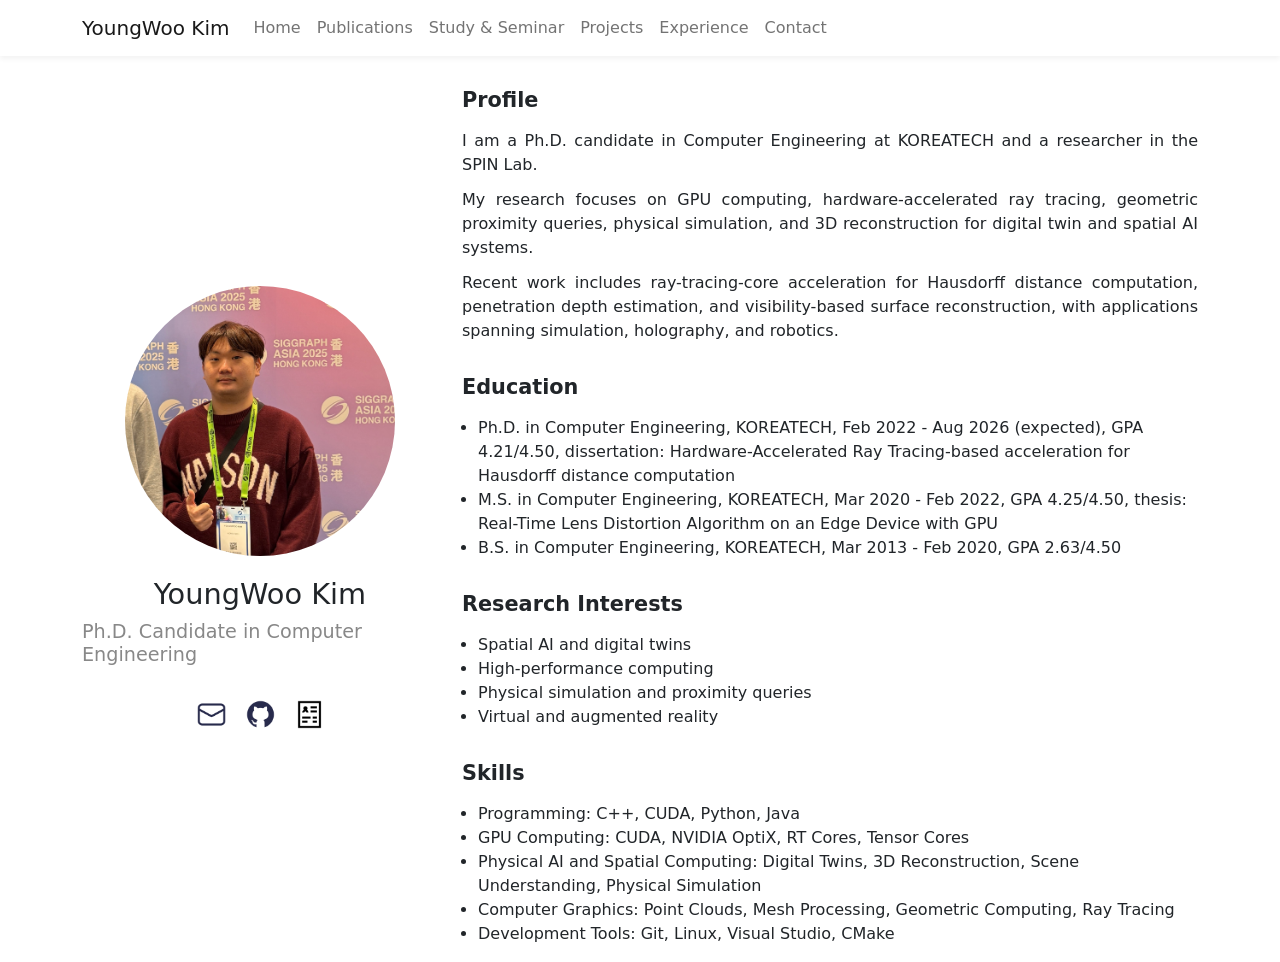
<file: index.html>
<!DOCTYPE html>
<html lang="en">
  <head>
    <meta charset="UTF-8" />
    <meta http-equiv="X-UA-Compatible" content="IE=edge" />
    <meta name="viewport" content="width=device-width, initial-scale=1.0" />
    <link
      rel="icon"
      type="image/x-icon"
      href="./assets/images/icons/favicon.png"
    />
    <link href="./assets/css/bootstrap.css" type="text/css" rel="stylesheet" />
    <link href="./assets/css/aos.css" type="text/css" rel="stylesheet" />
    <link href="./assets/css/style.css" type="text/css" rel="stylesheet" />

    <!-- Fork this repository for free:  https://github.com/simamojtahedi -->

    <script src="./assets/scripts/default.js"></script>
    <script>
      $(function () {
        $("#include_navbar").load("./utils/navbar.html");
      });
    </script>

    <title id="page_title"></title>
  </head>
  <body>
    <div id="include_navbar"></div>
    <div class="container" data-aos="fade-in" id="content_wrapper">
      <div class="row main_header">
        <div class="col-lg-4 main_header_info">
          <img alt="user_name" id="home_image" />
          <h1 id="home_name"></h1>
          <h2 id="home_job_title"></h2>
          <div id="home_links"></div>
        </div>
        <div class="col-lg-8 main_header_content">
          <h2 id="home_title" class="title"></h2>
          <div id="home_content"></div>
        </div>
      </div>
    </div>
  </body>

  <script src="./assets/scripts/scripts.js"></script>
  <script src="./data/global.js"></script>
  <script src="./lang/en.js"></script>
</html>
</file>
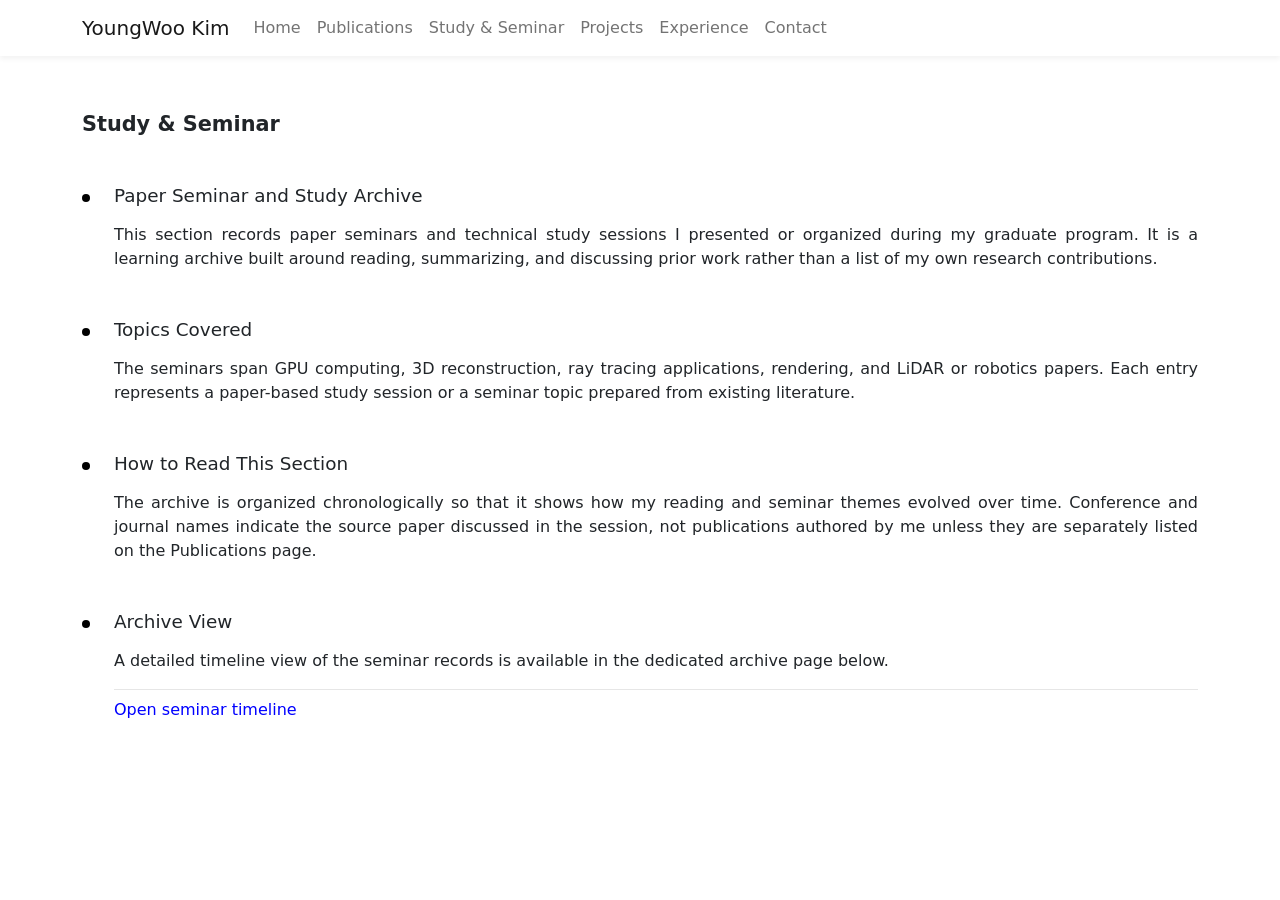
<file: study-seminar/index.html>
<!DOCTYPE html>
<html lang="en">
  <head>
    <meta charset="UTF-8" />
    <meta http-equiv="X-UA-Compatible" content="IE=edge" />
    <meta name="viewport" content="width=device-width, initial-scale=1.0" />
    <link
      rel="icon"
      type="image/x-icon"
      href="../assets/images/icons/favicon.png"
    />
    <link href="../assets/css/bootstrap.css" type="text/css" rel="stylesheet" />
    <link href="../assets/css/aos.css" type="text/css" rel="stylesheet" />
    <link href="../assets/css/style.css" type="text/css" rel="stylesheet" />

    <script src="../assets/scripts/default.js"></script>
    <script>
      $(function () {
        $("#include_navbar").load("../utils/navbar.html");
      });
    </script>

    <title id="page_title"></title>
  </head>
  <body>
    <div id="include_navbar"></div>

    <div class="container pt-4" data-aos="fade-in" id="content_wrapper">
      <h1 id="study_seminar_title" class="title"></h1>
      <div id="study_seminar_data"></div>
    </div>
  </body>

  <script src="../assets/scripts/scripts.js"></script>
  <script src="../data/global.js"></script>
  <script src="../lang/en.js"></script>
</html>
</file>
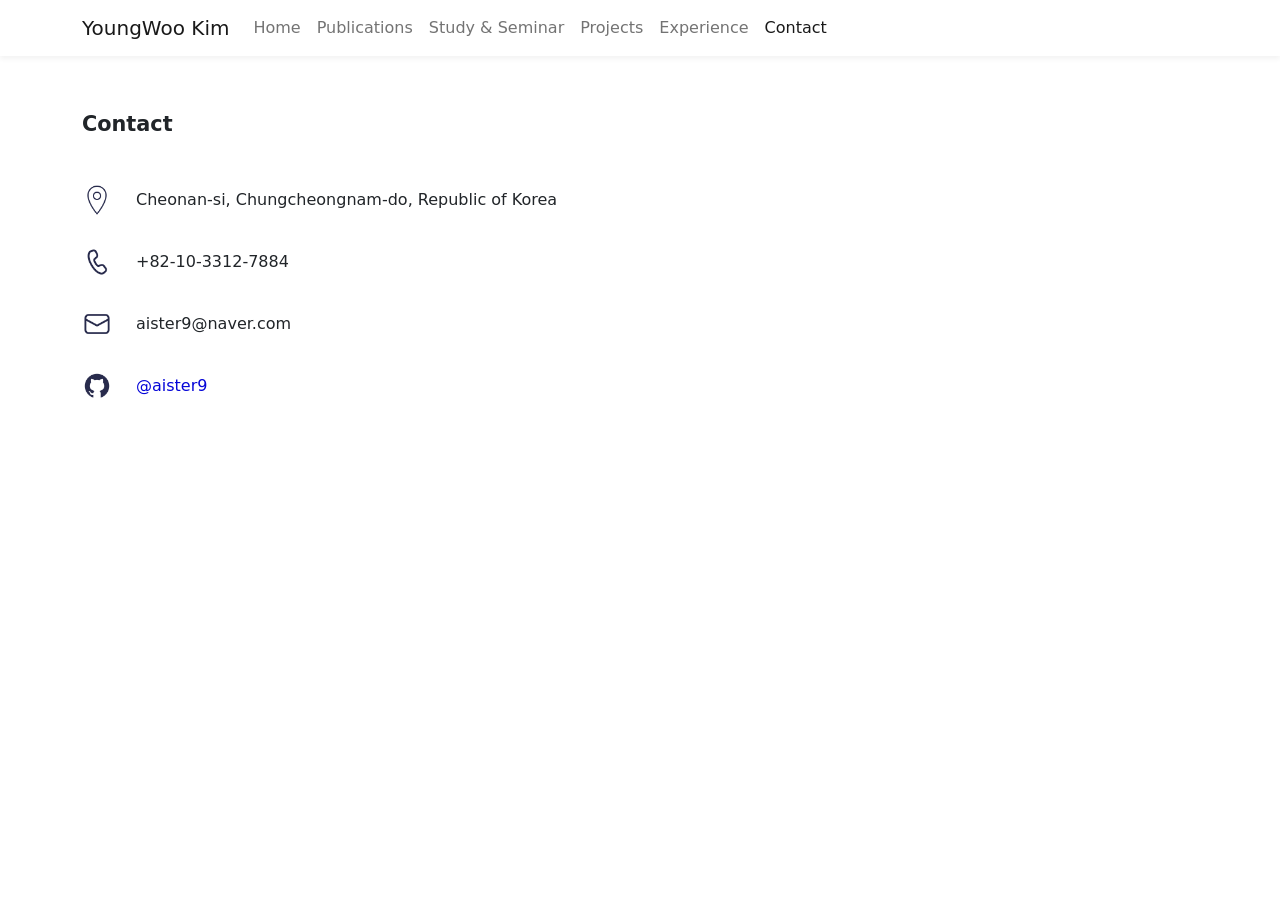
<file: contact.html>
<!DOCTYPE html>
<html lang="en">
  <head>
    <meta charset="UTF-8" />
    <meta http-equiv="X-UA-Compatible" content="IE=edge" />
    <meta name="viewport" content="width=device-width, initial-scale=1.0" />
    <link
      rel="icon"
      type="image/x-icon"
      href="./assets/images/icons/favicon.png"
    />
    <link href="./assets/css/bootstrap.css" type="text/css" rel="stylesheet" />
    <link href="./assets/css/aos.css" type="text/css" rel="stylesheet" />
    <link href="./assets/css/style.css" type="text/css" rel="stylesheet" />

    <!-- Fork this repository for free:  https://github.com/simamojtahedi -->

    <script src="./assets/scripts/default.js"></script>
    <script>
      $(function () {
        $("#include_navbar").load("./utils/navbar.html");
      });
    </script>

    <title id="page_title"></title>
  </head>
  <body>
    <div id="include_navbar"></div>
    <div class="container pt-4" data-aos="fade-in" id="content_wrapper">
      <h6 id="contact_title" class="title"></h6>
      <ul id="contact_data"></ul>
    </div>
  </body>

  <script src="./assets/scripts/scripts.js"></script>
  <script src="./data/global.js"></script>
  <script src="./lang/en.js"></script>
</html>
</file>
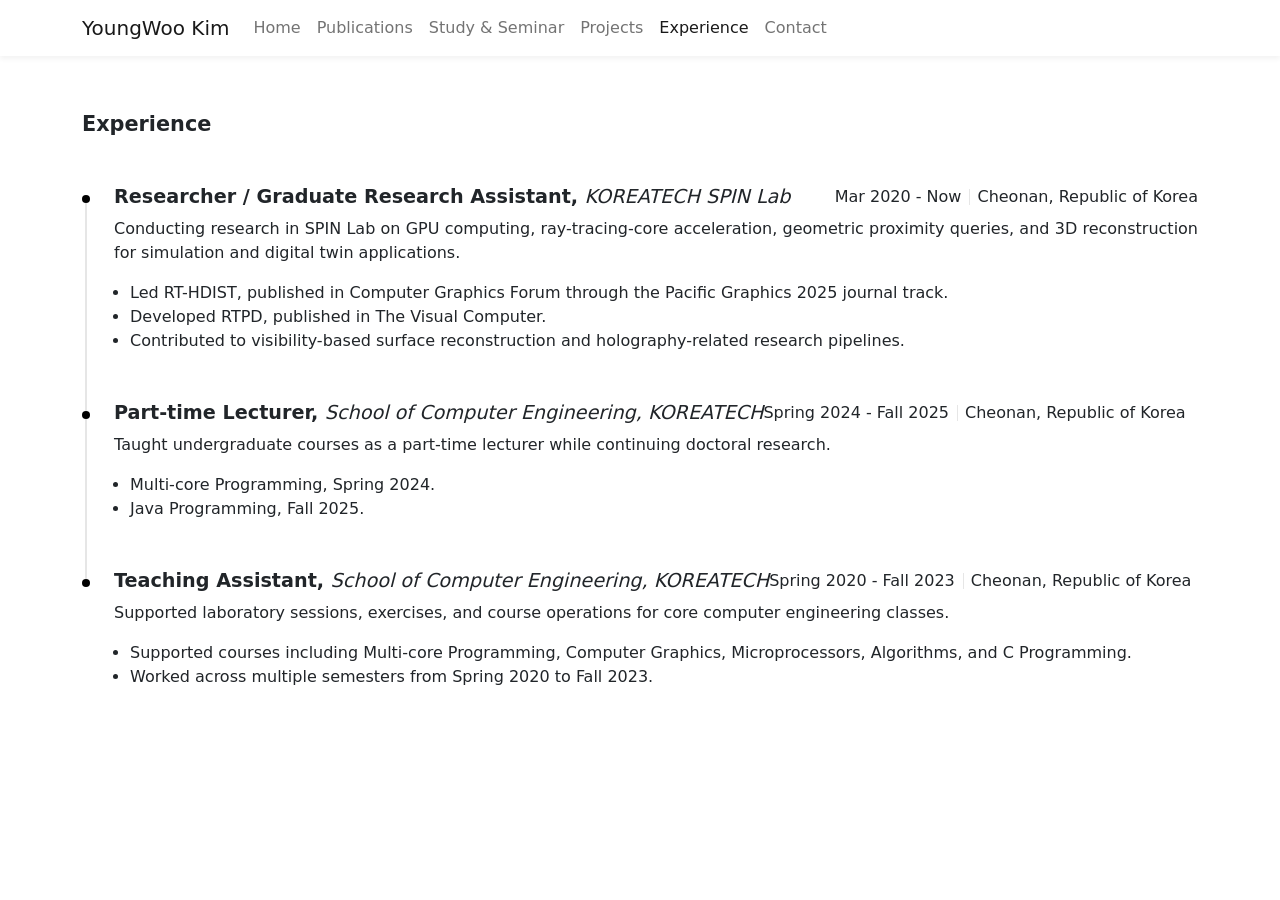
<file: jobs.html>
<!DOCTYPE html>
<html lang="en">
  <head>
    <meta charset="UTF-8" />
    <meta http-equiv="X-UA-Compatible" content="IE=edge" />
    <meta name="viewport" content="width=device-width, initial-scale=1.0" />
    <link
      rel="icon"
      type="image/x-icon"
      href="./assets/images/icons/favicon.png"
    />
    <link href="./assets/css/bootstrap.css" type="text/css" rel="stylesheet" />
    <link href="./assets/css/aos.css" type="text/css" rel="stylesheet" />
    <link href="./assets/css/style.css" type="text/css" rel="stylesheet" />

    <!-- Fork this repository for free:  https://github.com/simamojtahedi -->

    <script src="./assets/scripts/default.js"></script>
    <script>
      $(function () {
        $("#include_navbar").load("./utils/navbar.html");
      });
    </script>

    <title id="page_title"></title>
  </head>
  <body>
    <div id="include_navbar"></div>

    <div class="container pt-4" data-aos="fade-in" id="content_wrapper">
      <h1 id="jobs_title" class="title"></h1>
      <div id="jobs_data"></div>
    </div>
  </body>

  <script src="./assets/scripts/scripts.js"></script>
  <script src="./data/global.js"></script>
  <script src="./lang/en.js"></script>
</html>
</file>
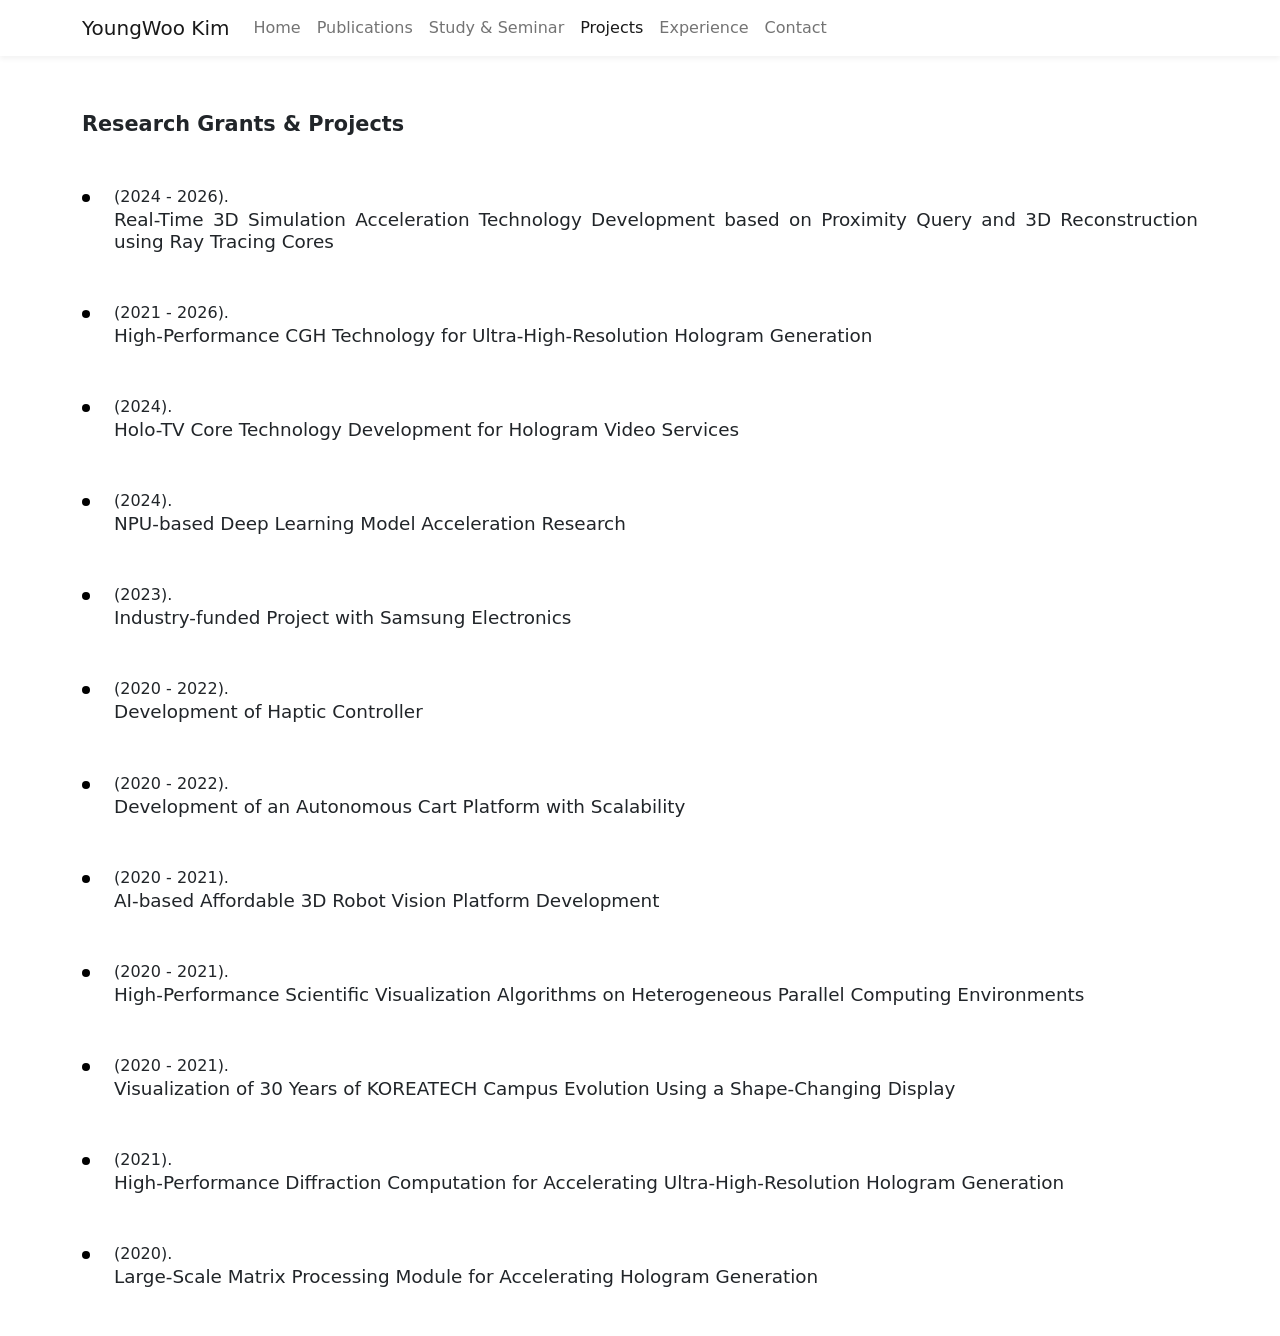
<file: projects.html>
<!DOCTYPE html>
<html lang="en">
  <head>
    <meta charset="UTF-8" />
    <meta http-equiv="X-UA-Compatible" content="IE=edge" />
    <meta name="viewport" content="width=device-width, initial-scale=1.0" />
    <link
      rel="icon"
      type="image/x-icon"
      href="./assets/images/icons/favicon.png"
    />
    <link href="./assets/css/bootstrap.css" type="text/css" rel="stylesheet" />
    <link href="./assets/css/aos.css" type="text/css" rel="stylesheet" />
    <link href="./assets/css/style.css" type="text/css" rel="stylesheet" />

    <script src="./assets/scripts/default.js"></script>
    <script>
      $(function () {
        $("#include_navbar").load("./utils/navbar.html");
      });
    </script>

    <title id="page_title"></title>
  </head>
  <body>
    <div id="include_navbar"></div>

    <div class="container pt-4" data-aos="fade-in" id="content_wrapper">
      <h1 id="projects_title" class="title"></h1>
      <div id="projects_data" class="publication_container"></div>
    </div>
  </body>

  <script src="./assets/scripts/scripts.js"></script>
  <script src="./data/global.js"></script>
  <script src="./lang/en.js"></script>
</html>
</file>
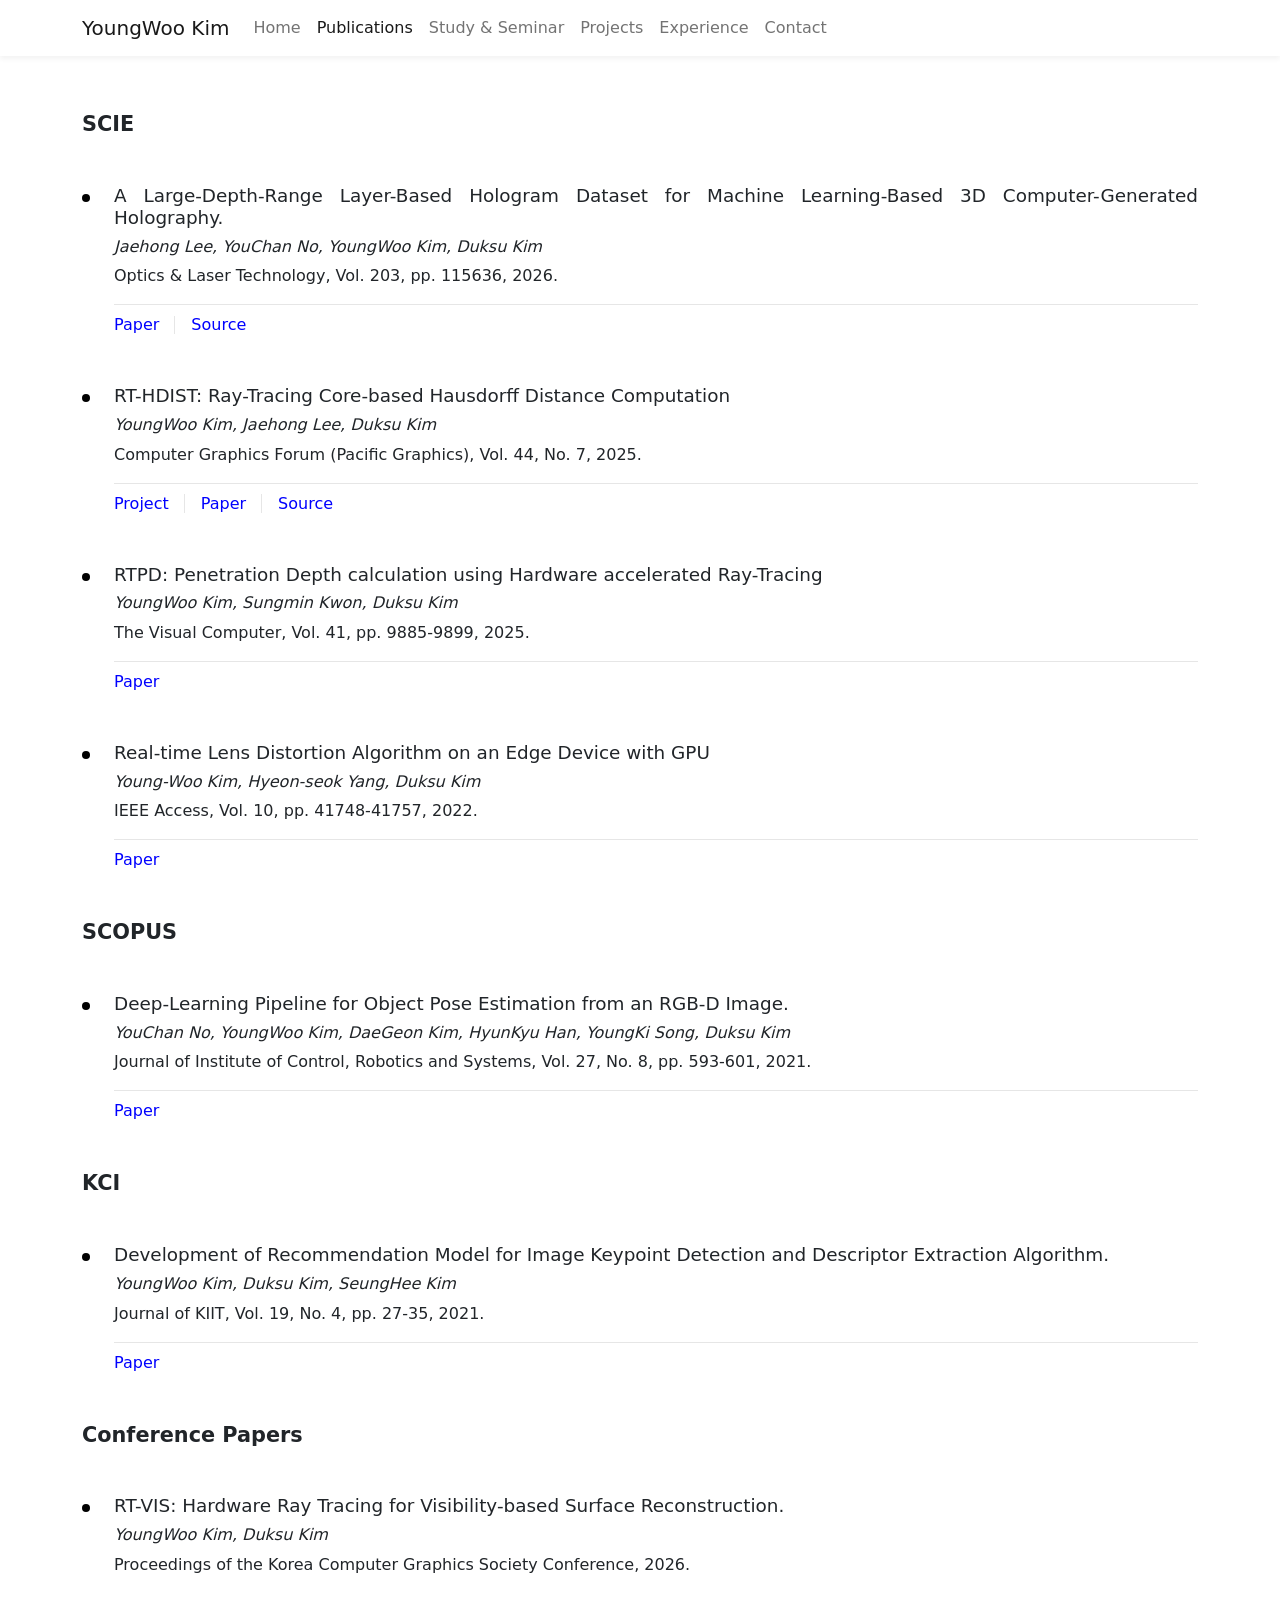
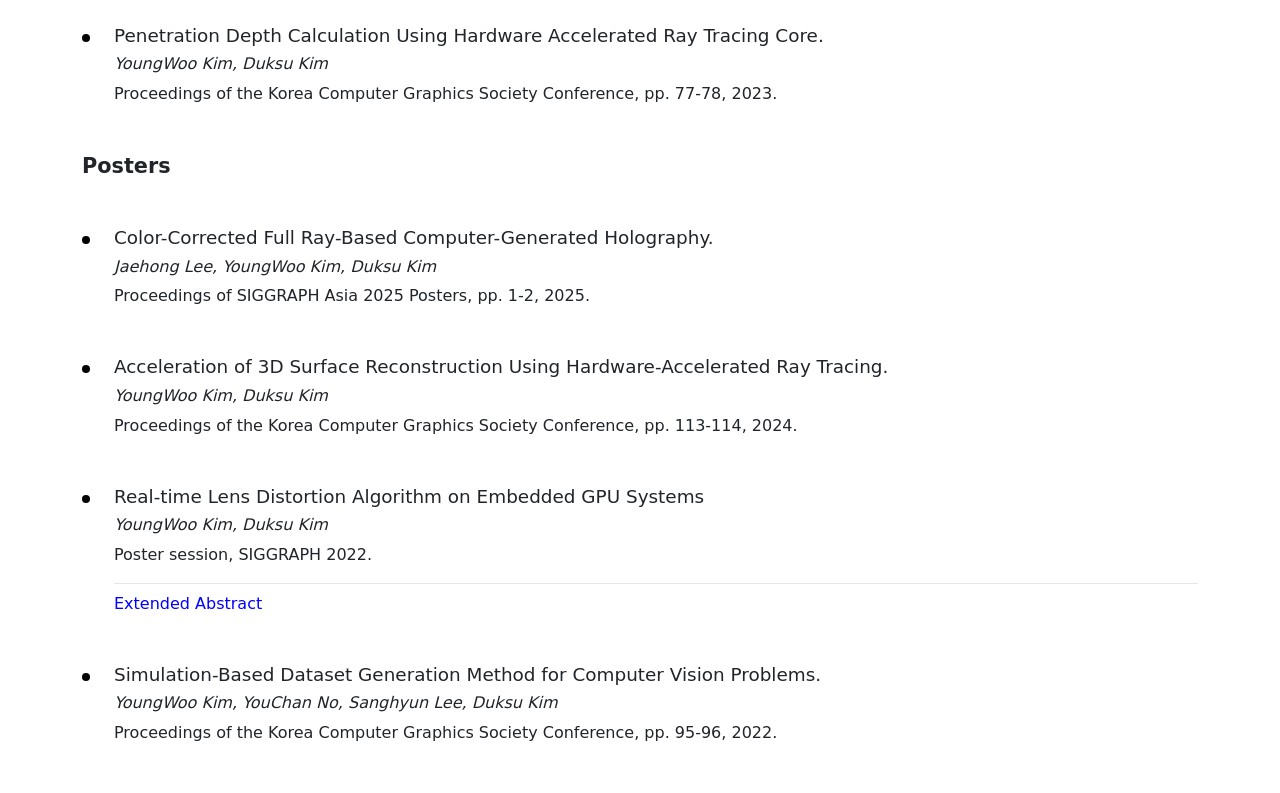
<file: publications.html>
<!DOCTYPE html>
<html lang="en">
  <head>
    <meta charset="UTF-8" />
    <meta http-equiv="X-UA-Compatible" content="IE=edge" />
    <meta name="viewport" content="width=device-width, initial-scale=1.0" />
    <link
      rel="icon"
      type="image/x-icon"
      href="./assets/images/icons/favicon.png"
    />
    <link href="./assets/css/bootstrap.css" type="text/css" rel="stylesheet" />
    <link href="./assets/css/aos.css" type="text/css" rel="stylesheet" />
    <link href="./assets/css/style.css" type="text/css" rel="stylesheet" />

    <!-- Fork this repository for free:  https://github.com/simamojtahedi -->

    <script src="./assets/scripts/default.js"></script>
    <script>
      $(function () {
        $("#include_navbar").load("./utils/navbar.html");
      });
    </script>

    <title id="page_title"></title>
  </head>
  <body>
    <div id="include_navbar"></div>

    <div class="container pt-4" data-aos="fade-in" id="content_wrapper">
      <h6 id="publications_type_one_title" class="title"></h6>
      <div id="publications_type_one_data" class="publication_container"></div>

      <h6 id="publications_type_two_title" class="title"></h6>
      <div id="publications_type_two_data" class="publication_container"></div>

      <h6 id="publications_type_three_title" class="title"></h6>
      <div
        id="publications_type_three_data"
        class="publication_container"
      ></div>

      <h6 id="publications_type_four_title" class="title"></h6>
      <div id="publications_type_four_data" class="publication_container"></div>

      <h6 id="publications_type_five_title" class="title"></h6>
      <div id="publications_type_five_data" class="publication_container"></div>
    </div>
  </body>

  <script src="./assets/scripts/scripts.js"></script>
  <script src="./data/global.js"></script>
  <script src="./lang/en.js"></script>
</html>
</file>
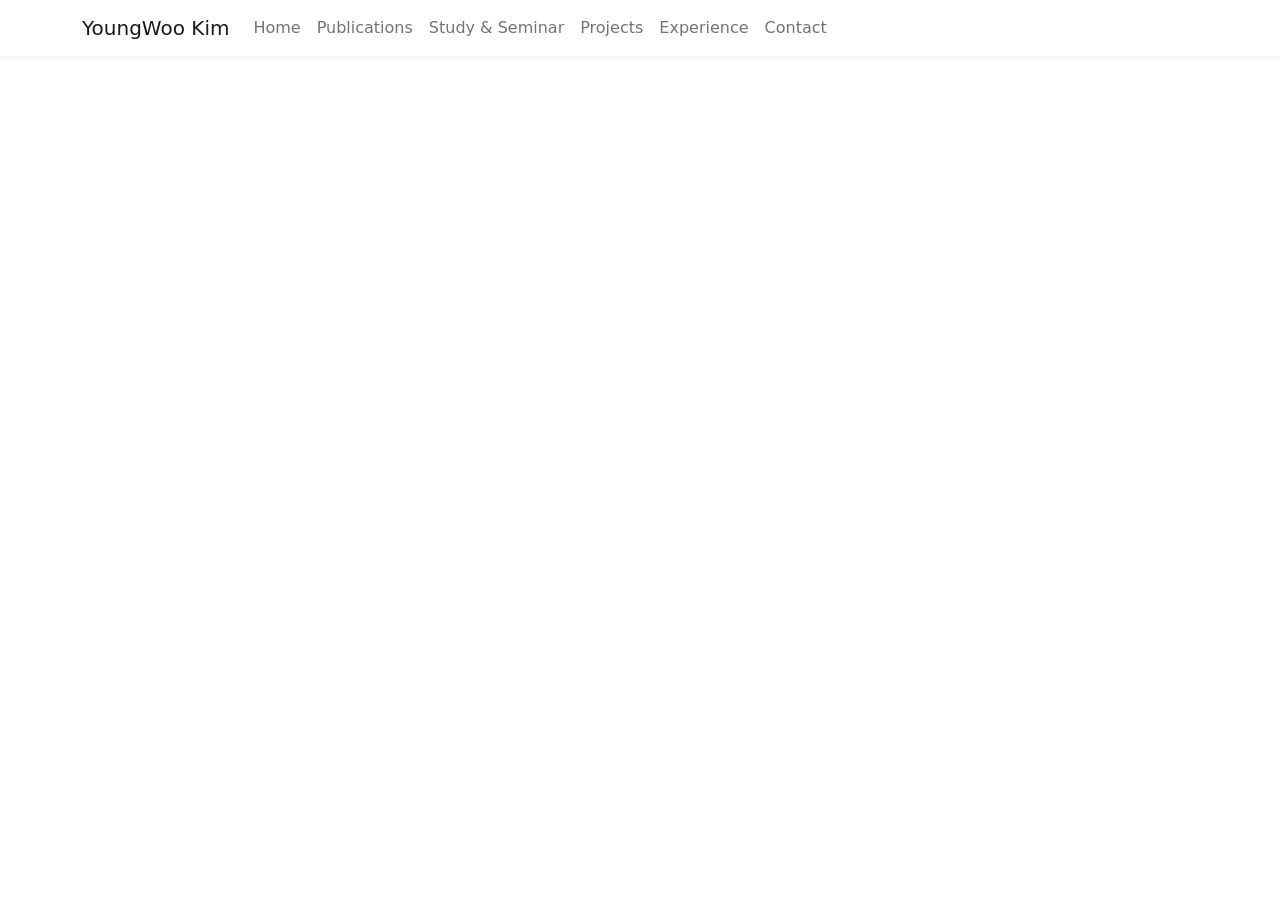
<file: research.html>
<!DOCTYPE html>
<html lang="en">
  <head>
    <meta charset="UTF-8" />
    <meta http-equiv="X-UA-Compatible" content="IE=edge" />
    <meta name="viewport" content="width=device-width, initial-scale=1.0" />
    <link
      rel="icon"
      type="image/x-icon"
      href="./assets/images/icons/favicon.png"
    />
    <link href="./assets/css/bootstrap.css" type="text/css" rel="stylesheet" />
    <link href="./assets/css/aos.css" type="text/css" rel="stylesheet" />
    <link href="./assets/css/style.css" type="text/css" rel="stylesheet" />

    <!-- Fork this repository for free:  https://github.com/simamojtahedi -->

    <script src="./assets/scripts/default.js"></script>
    <script>
      $(function () {
        $("#include_navbar").load("./utils/navbar.html");
      });
    </script>

    <title id="page_title"></title>
  </head>
  <body>
    <div id="include_navbar"></div>

    <div class="container pt-4" data-aos="fade-in" id="content_wrapper">
      <h1 id="research_title" class="title"></h1>
      <div id="research_data"></div>
    </div>
  </body>

  <script src="./assets/scripts/scripts.js"></script>
  <script src="./data/global.js"></script>
  <script src="./lang/en.js"></script>
  <script src="./lang/kr.js"></script>
  <script src="./lang/jp.js"></script>
</html>
</file>
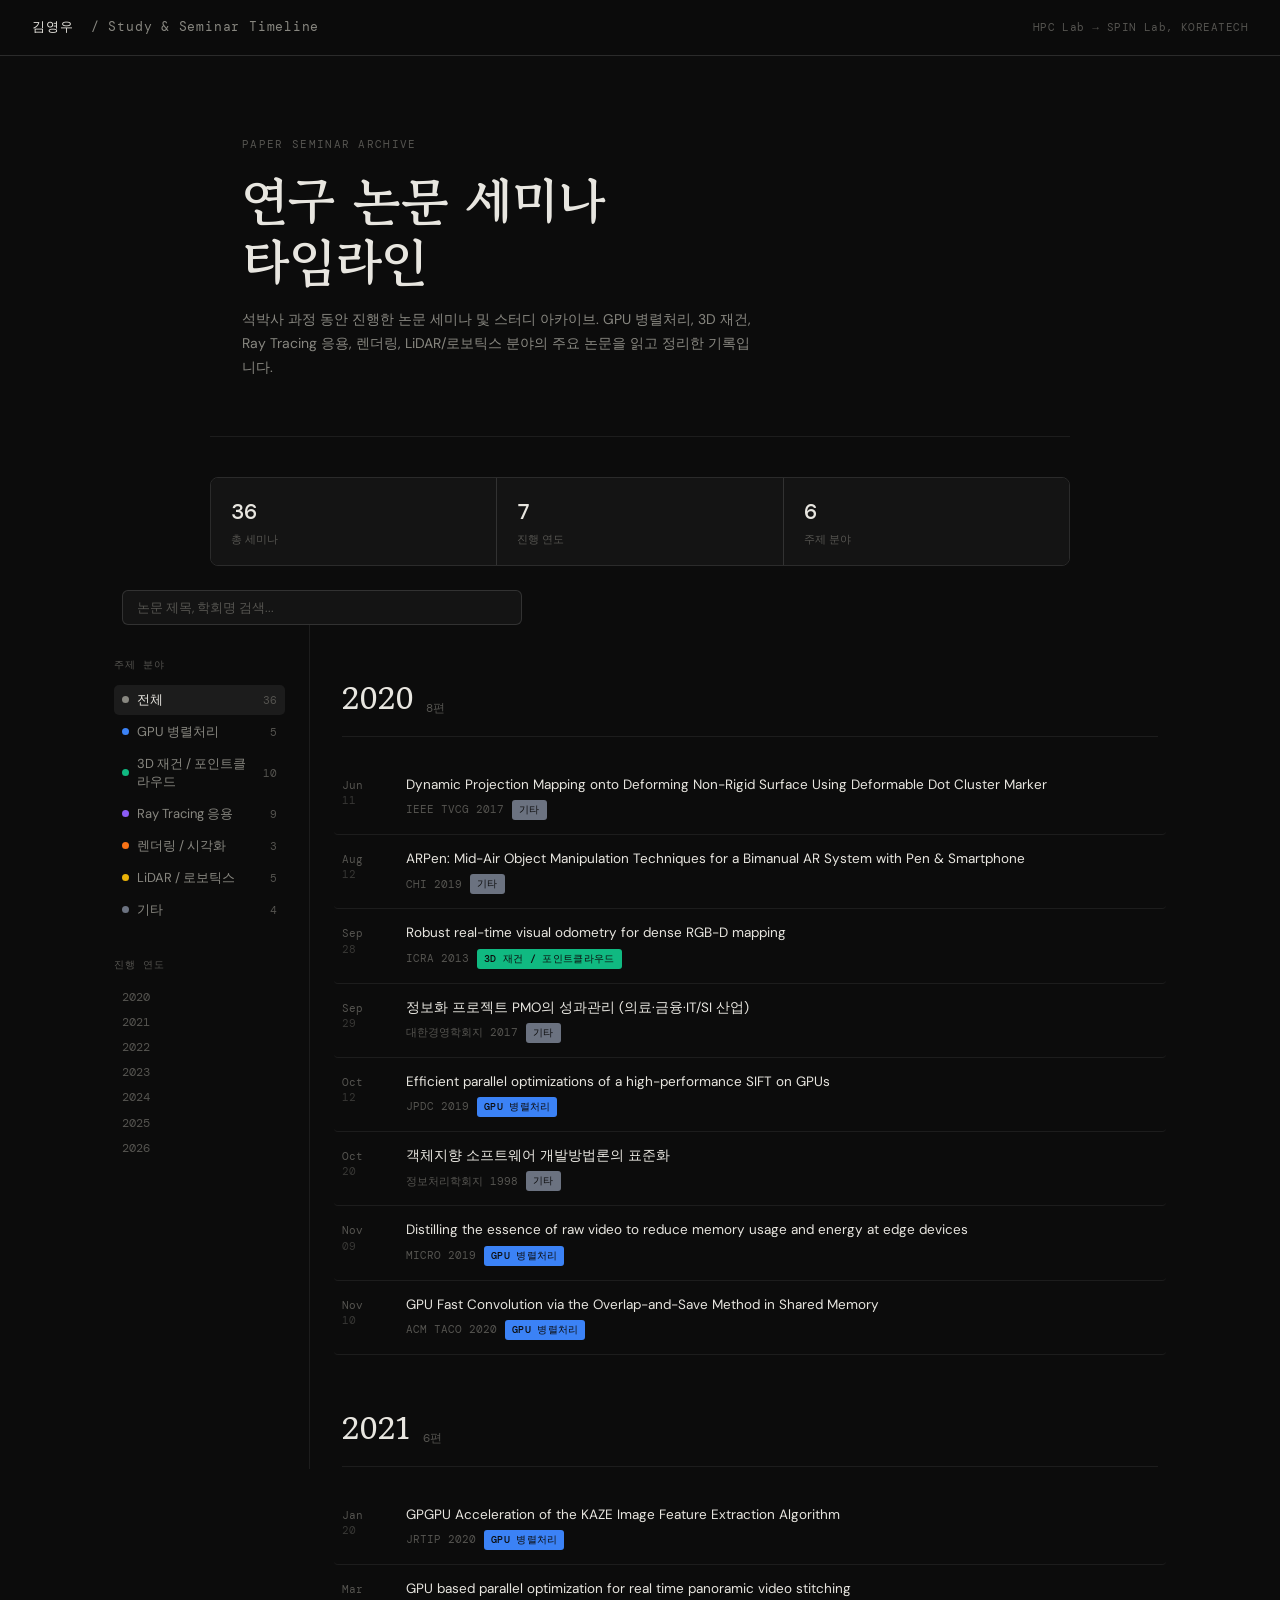
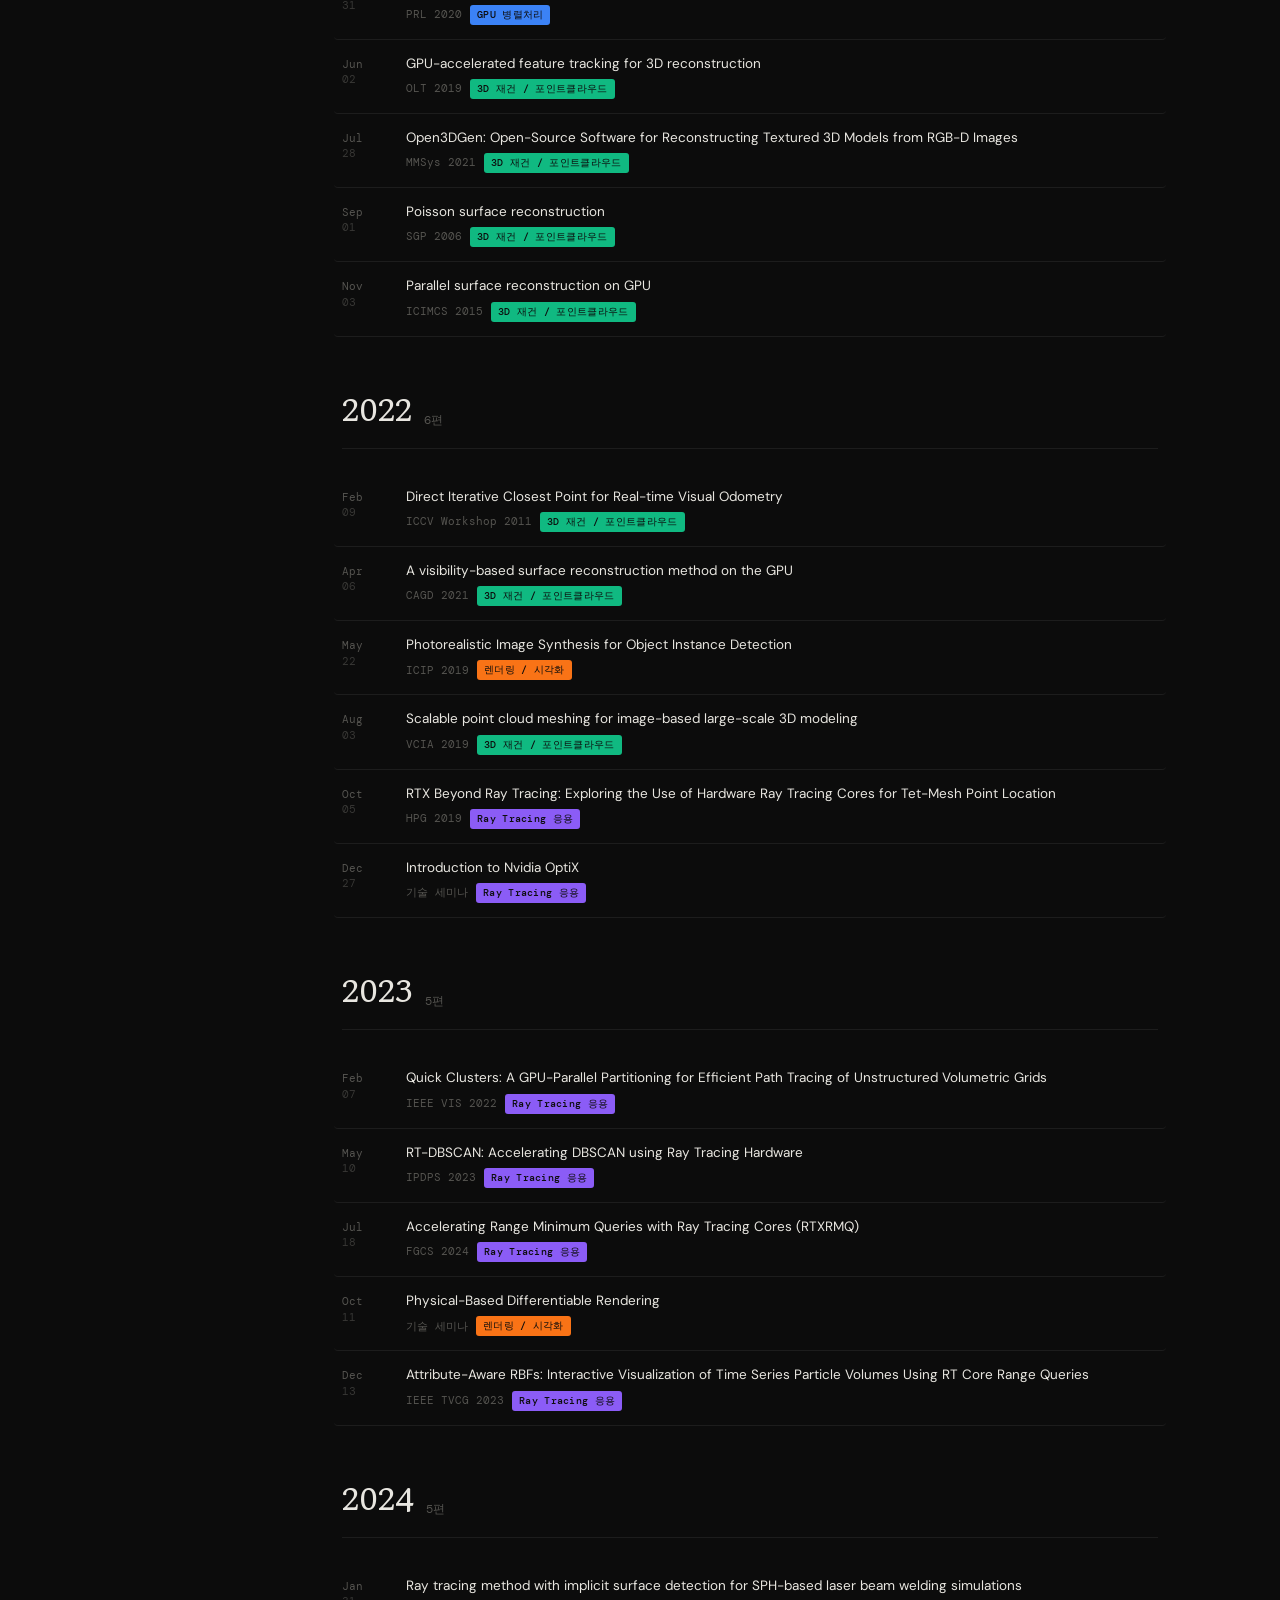
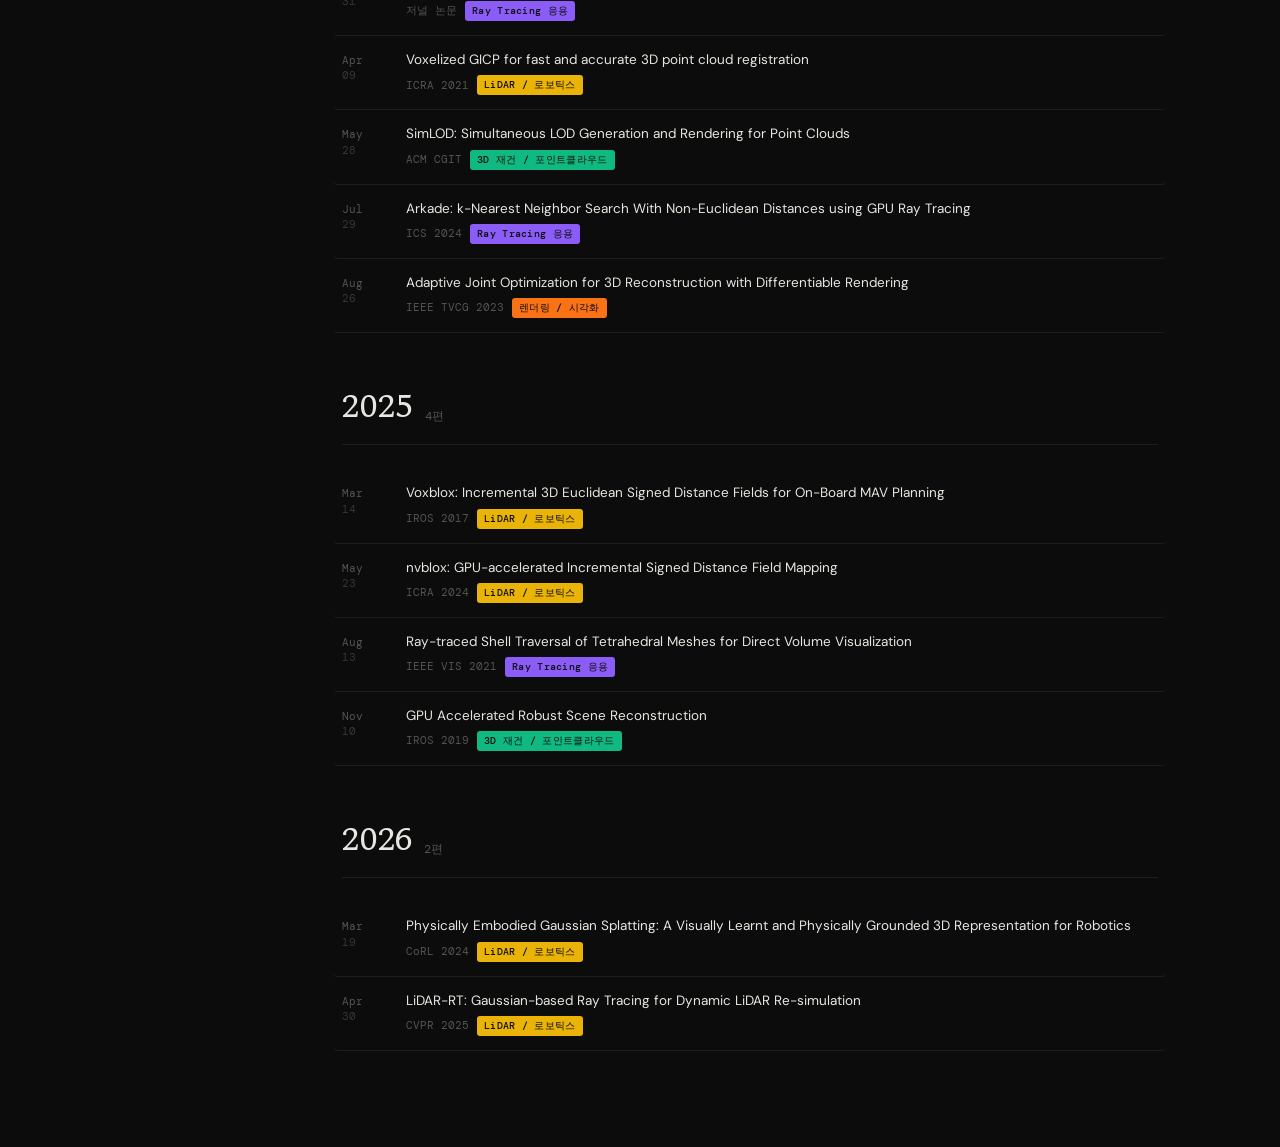
<file: study-seminar/data.html>
<!DOCTYPE html>
<html lang="ko">
<head>
<meta charset="UTF-8">
<meta name="viewport" content="width=device-width, initial-scale=1.0">
<title>Study & Seminar Timeline — 김영우</title>
<link rel="preconnect" href="https://fonts.googleapis.com">
<link rel="preconnect" href="https://fonts.gstatic.com" crossorigin>
<link href="https://fonts.googleapis.com/css2?family=DM+Mono:ital,wght@0,300;0,400;0,500;1,300&family=Gowun+Batang:wght@400;700&family=DM+Sans:ital,opsz,wght@0,9..40,300;0,9..40,400;0,9..40,500;1,9..40,300&display=swap" rel="stylesheet">
<style>
  *, *::before, *::after { box-sizing: border-box; margin: 0; padding: 0; }

  :root {
    --bg: #0c0c0c;
    --bg2: #141414;
    --bg3: #1c1c1c;
    --line: rgba(255,255,255,0.07);
    --line2: rgba(255,255,255,0.13);
    --text: #e8e6e0;
    --muted: #888780;
    --muted2: #555450;
    --accent-gpu:    #3b82f6;
    --accent-3d:     #10b981;
    --accent-rt:     #8b5cf6;
    --accent-render: #f97316;
    --accent-lidar:  #eab308;
    --accent-misc:   #6b7280;
    --font-display: 'Gowun Batang', serif;
    --font-mono: 'DM Mono', monospace;
    --font-body: 'DM Sans', sans-serif;
  }

  html { scroll-behavior: smooth; }

  body {
    background: var(--bg);
    color: var(--text);
    font-family: var(--font-body);
    font-size: 14px;
    line-height: 1.6;
    min-height: 100vh;
  }

  /* ── Header ── */
  header {
    position: sticky;
    top: 0;
    z-index: 100;
    background: rgba(12,12,12,0.88);
    backdrop-filter: blur(16px);
    border-bottom: 0.5px solid var(--line2);
    padding: 0 2rem;
    height: 56px;
    display: flex;
    align-items: center;
    justify-content: space-between;
  }
  .header-logo {
    font-family: var(--font-mono);
    font-size: 13px;
    color: var(--muted);
    letter-spacing: .06em;
  }
  .header-logo strong { color: var(--text); font-weight: 500; }
  .header-info {
    font-family: var(--font-mono);
    font-size: 11px;
    color: var(--muted2);
    letter-spacing: .04em;
  }

  /* ── Hero ── */
  .hero {
    padding: 5rem 2rem 3.5rem;
    max-width: 860px;
    margin: 0 auto;
    border-bottom: 0.5px solid var(--line);
  }
  .hero-tag {
    font-family: var(--font-mono);
    font-size: 11px;
    color: var(--muted2);
    letter-spacing: .12em;
    text-transform: uppercase;
    margin-bottom: 1rem;
  }
  .hero h1 {
    font-family: var(--font-display);
    font-size: clamp(2rem, 5vw, 3.2rem);
    font-weight: 700;
    line-height: 1.2;
    color: var(--text);
    margin-bottom: 1rem;
  }
  .hero-sub {
    font-size: 14px;
    color: var(--muted);
    max-width: 520px;
    line-height: 1.7;
  }

  /* ── Stats bar ── */
  .stats-bar {
    display: flex;
    gap: 0;
    border: 0.5px solid var(--line2);
    border-radius: 8px;
    overflow: hidden;
    margin: 2.5rem auto 0;
    max-width: 860px;
    margin-left: 2rem;
    margin-right: 2rem;
  }
  @media (min-width: 860px) {
    .stats-bar { margin-left: auto; margin-right: auto; }
  }
  .stat-item {
    flex: 1;
    padding: 1rem 1.25rem;
    border-right: 0.5px solid var(--line2);
    background: var(--bg2);
  }
  .stat-item:last-child { border-right: none; }
  .stat-num {
    font-family: var(--font-mono);
    font-size: 22px;
    font-weight: 500;
    color: var(--text);
    display: block;
  }
  .stat-label {
    font-size: 11px;
    color: var(--muted2);
    margin-top: 2px;
    display: block;
  }

  /* ── Layout ── */
  .main-layout {
    display: grid;
    grid-template-columns: 220px 1fr;
    gap: 0;
    max-width: 1100px;
    margin: 0 auto;
    padding: 0;
  }
  @media (max-width: 760px) {
    .main-layout { grid-template-columns: 1fr; }
    .sidebar { display: none; }
  }

  /* ── Sidebar ── */
  .sidebar {
    position: sticky;
    top: 56px;
    height: calc(100vh - 56px);
    overflow-y: auto;
    border-right: 0.5px solid var(--line);
    padding: 2rem 1.5rem;
    scrollbar-width: none;
  }
  .sidebar::-webkit-scrollbar { display: none; }
  .sidebar-section { margin-bottom: 2rem; }
  .sidebar-title {
    font-family: var(--font-mono);
    font-size: 10px;
    letter-spacing: .1em;
    text-transform: uppercase;
    color: var(--muted2);
    margin-bottom: .75rem;
  }

  .cat-btn {
    display: flex;
    align-items: center;
    gap: 8px;
    width: 100%;
    padding: 6px 8px;
    border-radius: 5px;
    border: none;
    background: transparent;
    color: var(--muted);
    font-family: var(--font-body);
    font-size: 13px;
    cursor: pointer;
    text-align: left;
    transition: all .15s;
    margin-bottom: 2px;
  }
  .cat-btn:hover { background: var(--bg3); color: var(--text); }
  .cat-btn.active { background: var(--bg3); color: var(--text); }
  .cat-dot {
    width: 7px; height: 7px; border-radius: 50%; flex-shrink: 0;
  }
  .cat-count {
    margin-left: auto;
    font-family: var(--font-mono);
    font-size: 11px;
    color: var(--muted2);
  }

  .year-nav-item {
    display: block;
    font-family: var(--font-mono);
    font-size: 12px;
    color: var(--muted2);
    text-decoration: none;
    padding: 3px 8px;
    border-radius: 4px;
    transition: all .15s;
  }
  .year-nav-item:hover { color: var(--text); background: var(--bg3); }

  /* ── Timeline content ── */
  .timeline-content {
    padding: 0 2rem 6rem;
  }

  .year-group {
    padding-top: 3rem;
    opacity: 1;
    transition: opacity .3s;
  }
  .year-group.hidden { display: none; }

  .year-heading {
    display: flex;
    align-items: baseline;
    gap: 12px;
    margin-bottom: 1.5rem;
    padding-bottom: .75rem;
    border-bottom: 0.5px solid var(--line);
  }
  .year-num {
    font-family: var(--font-display);
    font-size: 2rem;
    font-weight: 700;
    color: var(--text);
  }
  .year-count {
    font-family: var(--font-mono);
    font-size: 12px;
    color: var(--muted2);
  }

  .paper-card {
    display: grid;
    grid-template-columns: 48px 1fr;
    gap: 0 16px;
    padding: 14px 0;
    border-bottom: 0.5px solid var(--line);
    cursor: default;
    transition: background .15s;
    border-radius: 4px;
    margin: 0 -8px;
    padding-left: 8px;
    padding-right: 8px;
  }
  .paper-card:hover { background: var(--bg3); }
  .paper-card.filtered-out { display: none; }

  .paper-date {
    font-family: var(--font-mono);
    font-size: 11px;
    color: var(--muted2);
    padding-top: 3px;
    line-height: 1.4;
  }
  .paper-date .month { display: block; }
  .paper-date .day { display: block; color: var(--muted2); opacity: .6; }

  .paper-body { min-width: 0; }

  .paper-title {
    font-size: 13.5px;
    font-weight: 400;
    color: var(--text);
    line-height: 1.5;
    margin-bottom: 5px;
  }

  .paper-footer {
    display: flex;
    align-items: center;
    gap: 8px;
    flex-wrap: wrap;
  }
  .venue-tag {
    font-family: var(--font-mono);
    font-size: 11px;
    color: var(--muted2);
  }
  .cat-tag {
    font-family: var(--font-mono);
    font-size: 10px;
    padding: 2px 7px;
    border-radius: 3px;
    letter-spacing: .03em;
    color: var(--bg);
    font-weight: 500;
  }
  /* ── Search ── */
  .search-wrap {
    padding: 1.5rem 2rem 0;
    max-width: 1100px;
    margin: 0 auto;
  }
  .search-input {
    width: 100%;
    max-width: 400px;
    background: var(--bg2);
    border: 0.5px solid var(--line2);
    border-radius: 6px;
    padding: 8px 14px;
    font-family: var(--font-body);
    font-size: 13px;
    color: var(--text);
    outline: none;
    transition: border-color .15s;
  }
  .search-input:focus { border-color: rgba(255,255,255,0.25); }
  .search-input::placeholder { color: var(--muted2); }

  /* ── Mobile filters ── */
  .mobile-filters {
    display: none;
    gap: 6px;
    flex-wrap: wrap;
    padding: 1rem 2rem 0;
    max-width: 1100px;
    margin: 0 auto;
  }
  @media (max-width: 760px) {
    .mobile-filters { display: flex; }
  }
  .mobile-cat-btn {
    font-size: 12px;
    padding: 4px 10px;
    border-radius: 20px;
    border: 0.5px solid var(--line2);
    background: var(--bg2);
    color: var(--muted);
    cursor: pointer;
    transition: all .15s;
    font-family: var(--font-body);
  }
  .mobile-cat-btn.active {
    color: var(--bg);
    border-color: transparent;
  }

  /* ── No results ── */
  .no-results {
    display: none;
    padding: 3rem 0;
    text-align: center;
    color: var(--muted2);
    font-family: var(--font-mono);
    font-size: 13px;
  }
  .no-results.visible { display: block; }

  /* ── Scrollbar ── */
  ::-webkit-scrollbar { width: 4px; }
  ::-webkit-scrollbar-track { background: transparent; }
  ::-webkit-scrollbar-thumb { background: var(--line2); border-radius: 2px; }

  /* ── Fade-in on load ── */
  @keyframes fadeUp {
    from { opacity: 0; transform: translateY(12px); }
    to   { opacity: 1; transform: translateY(0); }
  }
  .year-group { animation: fadeUp .35s ease both; }
</style>
</head>
<body>

<header>
  <div class="header-logo"><strong>김영우</strong> &nbsp;/ Study & Seminar Timeline</div>
  <div class="header-info">HPC Lab → SPIN Lab, KOREATECH</div>
</header>

<div class="hero">
  <div class="hero-tag">Paper Seminar Archive</div>
  <h1>연구 논문 세미나<br>타임라인</h1>
  <p class="hero-sub">석박사 과정 동안 진행한 논문 세미나 및 스터디 아카이브. GPU 병렬처리, 3D 재건, Ray Tracing 응용, 렌더링, LiDAR/로보틱스 분야의 주요 논문을 읽고 정리한 기록입니다.</p>
</div>

<div class="stats-bar" id="stats-bar">
  <!-- filled by JS -->
</div>

<div class="search-wrap">
  <input class="search-input" type="text" id="search" placeholder="논문 제목, 학회명 검색..." autocomplete="off">
</div>

<div class="mobile-filters" id="mobile-filters"></div>

<div class="main-layout">
  <aside class="sidebar">
    <div class="sidebar-section">
      <div class="sidebar-title">주제 분야</div>
      <div id="cat-filters"></div>
    </div>
    <div class="sidebar-section">
      <div class="sidebar-title">진행 연도</div>
      <div id="year-nav"></div>
    </div>
  </aside>

  <main class="timeline-content" id="timeline"></main>
</div>

<script>
const CAT = {
  all:    { label: '전체',          color: '#888780' },
  gpu:    { label: 'GPU 병렬처리',  color: '#3b82f6' },
  '3d':   { label: '3D 재건 / 포인트클라우드', color: '#10b981' },
  rt:     { label: 'Ray Tracing 응용', color: '#8b5cf6' },
  render: { label: '렌더링 / 시각화', color: '#f97316' },
  lidar:  { label: 'LiDAR / 로보틱스', color: '#eab308' },
  misc:   { label: '기타',          color: '#6b7280' },
};

const PAPERS = [
  { date:'2020-06-11', cat:'misc',   venue:'IEEE TVCG 2017',    title:'Dynamic Projection Mapping onto Deforming Non-Rigid Surface Using Deformable Dot Cluster Marker' },
  { date:'2020-08-12', cat:'misc',   venue:'CHI 2019',          title:'ARPen: Mid-Air Object Manipulation Techniques for a Bimanual AR System with Pen & Smartphone' },
  { date:'2020-09-28', cat:'3d',     venue:'ICRA 2013',         title:'Robust real-time visual odometry for dense RGB-D mapping' },
  { date:'2020-09-29', cat:'misc',   venue:'대한경영학회지 2017', title:'정보화 프로젝트 PMO의 성과관리 (의료·금융·IT/SI 산업)' },
  { date:'2020-10-12', cat:'gpu',    venue:'JPDC 2019',         title:'Efficient parallel optimizations of a high-performance SIFT on GPUs' },
  { date:'2020-10-20', cat:'misc',   venue:'정보처리학회지 1998', title:'객체지향 소프트웨어 개발방법론의 표준화' },
  { date:'2020-11-09', cat:'gpu',    venue:'MICRO 2019',        title:'Distilling the essence of raw video to reduce memory usage and energy at edge devices' },
  { date:'2020-11-10', cat:'gpu',    venue:'ACM TACO 2020',     title:'GPU Fast Convolution via the Overlap-and-Save Method in Shared Memory' },
  { date:'2021-01-20', cat:'gpu',    venue:'JRTIP 2020',        title:'GPGPU Acceleration of the KAZE Image Feature Extraction Algorithm' },
  { date:'2021-03-31', cat:'gpu',    venue:'PRL 2020',          title:'GPU based parallel optimization for real time panoramic video stitching' },
  { date:'2021-06-02', cat:'3d',     venue:'OLT 2019',          title:'GPU-accelerated feature tracking for 3D reconstruction' },
  { date:'2021-07-28', cat:'3d',     venue:'MMSys 2021',        title:'Open3DGen: Open-Source Software for Reconstructing Textured 3D Models from RGB-D Images' },
  { date:'2021-09-01', cat:'3d',     venue:'SGP 2006',          title:'Poisson surface reconstruction' },
  { date:'2021-11-03', cat:'3d',     venue:'ICIMCS 2015',       title:'Parallel surface reconstruction on GPU' },
  { date:'2022-02-09', cat:'3d',     venue:'ICCV Workshop 2011',title:'Direct Iterative Closest Point for Real-time Visual Odometry' },
  { date:'2022-04-06', cat:'3d',     venue:'CAGD 2021',         title:'A visibility-based surface reconstruction method on the GPU' },
  { date:'2022-05-22', cat:'render', venue:'ICIP 2019',         title:'Photorealistic Image Synthesis for Object Instance Detection' },
  { date:'2022-08-03', cat:'3d',     venue:'VCIA 2019',         title:'Scalable point cloud meshing for image-based large-scale 3D modeling' },
  { date:'2022-10-05', cat:'rt',     venue:'HPG 2019',          title:'RTX Beyond Ray Tracing: Exploring the Use of Hardware Ray Tracing Cores for Tet-Mesh Point Location' },
  { date:'2022-12-27', cat:'rt',     venue:'기술 세미나',        title:'Introduction to Nvidia OptiX' },
  { date:'2023-02-07', cat:'rt',     venue:'IEEE VIS 2022',     title:'Quick Clusters: A GPU-Parallel Partitioning for Efficient Path Tracing of Unstructured Volumetric Grids' },
  { date:'2023-05-10', cat:'rt',     venue:'IPDPS 2023',        title:'RT-DBSCAN: Accelerating DBSCAN using Ray Tracing Hardware' },
  { date:'2023-07-18', cat:'rt',     venue:'FGCS 2024',         title:'Accelerating Range Minimum Queries with Ray Tracing Cores (RTXRMQ)' },
  { date:'2023-10-11', cat:'render', venue:'기술 세미나',        title:'Physical-Based Differentiable Rendering' },
  { date:'2023-12-13', cat:'rt',     venue:'IEEE TVCG 2023',    title:'Attribute-Aware RBFs: Interactive Visualization of Time Series Particle Volumes Using RT Core Range Queries' },
  { date:'2024-01-31', cat:'rt',     venue:'저널 논문',          title:'Ray tracing method with implicit surface detection for SPH-based laser beam welding simulations' },
  { date:'2024-04-09', cat:'lidar',  venue:'ICRA 2021',         title:'Voxelized GICP for fast and accurate 3D point cloud registration' },
  { date:'2024-05-28', cat:'3d',     venue:'ACM CGIT',          title:'SimLOD: Simultaneous LOD Generation and Rendering for Point Clouds' },
  { date:'2024-07-29', cat:'rt',     venue:'ICS 2024',          title:'Arkade: k-Nearest Neighbor Search With Non-Euclidean Distances using GPU Ray Tracing' },
  { date:'2024-08-26', cat:'render', venue:'IEEE TVCG 2023',    title:'Adaptive Joint Optimization for 3D Reconstruction with Differentiable Rendering' },
  { date:'2025-03-14', cat:'lidar',  venue:'IROS 2017',         title:'Voxblox: Incremental 3D Euclidean Signed Distance Fields for On-Board MAV Planning' },
  { date:'2025-05-23', cat:'lidar',  venue:'ICRA 2024',         title:'nvblox: GPU-accelerated Incremental Signed Distance Field Mapping' },
  { date:'2025-08-13', cat:'rt',     venue:'IEEE VIS 2021',     title:'Ray-traced Shell Traversal of Tetrahedral Meshes for Direct Volume Visualization' },
  { date:'2025-11-10', cat:'3d',     venue:'IROS 2019',         title:'GPU Accelerated Robust Scene Reconstruction' },
  { date:'2026-03-19', cat:'lidar',  venue:'CoRL 2024',         title:'Physically Embodied Gaussian Splatting: A Visually Learnt and Physically Grounded 3D Representation for Robotics' },
  { date:'2026-04-30', cat:'lidar',  venue:'CVPR 2025',         title:'LiDAR-RT: Gaussian-based Ray Tracing for Dynamic LiDAR Re-simulation' },
];

// ── State ──
let activeCat = 'all';
let searchQuery = '';

// ── Group by year ──
const byYear = {};
PAPERS.forEach(p => {
  const y = p.date.slice(0, 4);
  if (!byYear[y]) byYear[y] = [];
  byYear[y].push(p);
});
const years = Object.keys(byYear).sort();

// ── Count per category ──
const catCounts = {};
Object.keys(CAT).forEach(k => catCounts[k] = 0);
catCounts.all = PAPERS.length;
PAPERS.forEach(p => { catCounts[p.cat] = (catCounts[p.cat] || 0) + 1; });

// ── Stats bar ──
(function buildStats() {
  const bar = document.getElementById('stats-bar');
  const items = [
    { num: PAPERS.length, label: '총 세미나' },
    { num: years.length,  label: '진행 연도' },
    { num: Object.keys(CAT).length - 1, label: '주제 분야' },
  ];
  bar.innerHTML = items.map(i =>
    `<div class="stat-item"><span class="stat-num">${i.num}</span><span class="stat-label">${i.label}</span></div>`
  ).join('');
})();

// ── Sidebar category filters ──
(function buildCatFilters() {
  const el = document.getElementById('cat-filters');
  el.innerHTML = Object.entries(CAT).map(([key, val]) =>
    `<button class="cat-btn${key==='all'?' active':''}" data-cat="${key}" onclick="setCategory('${key}')">
      <span class="cat-dot" style="background:${val.color}"></span>
      <span>${val.label}</span>
      <span class="cat-count">${catCounts[key]||0}</span>
    </button>`
  ).join('');
})();

// ── Mobile filters ──
(function buildMobileFilters() {
  const el = document.getElementById('mobile-filters');
  el.innerHTML = Object.entries(CAT).map(([key, val]) =>
    `<button class="mobile-cat-btn${key==='all'?' active':''}" data-cat="${key}"
      style="${key==='all'?'':''}${key!=='all'?''  :''}"
      onclick="setCategory('${key}')">${val.label}</button>`
  ).join('');
})();

// ── Year nav ──
(function buildYearNav() {
  const el = document.getElementById('year-nav');
  el.innerHTML = years.map(y =>
    `<a class="year-nav-item" href="#year-${y}">${y}</a>`
  ).join('');
})();

// ── Timeline ──
function buildTimeline() {
  const tl = document.getElementById('timeline');
  tl.innerHTML = '';

  let totalVisible = 0;

  years.forEach((year, yi) => {
    const group = document.createElement('div');
    group.className = 'year-group';
    group.id = `year-${year}`;
    group.style.animationDelay = `${yi * 40}ms`;

    const monthNames = ['Jan','Feb','Mar','Apr','May','Jun','Jul','Aug','Sep','Oct','Nov','Dec'];

    const papers = byYear[year];
    const cardsHTML = papers.map(p => {
      const d = new Date(p.date);
      const mon = monthNames[d.getMonth()];
      const day = String(d.getDate()).padStart(2,'0');
      const catInfo = CAT[p.cat];

      return `<div class="paper-card" data-cat="${p.cat}" data-title="${p.title.toLowerCase()}" data-venue="${p.venue.toLowerCase()}">
        <div class="paper-date">
          <span class="month">${mon}</span>
          <span class="day">${day}</span>
        </div>
        <div class="paper-body">
          <div class="paper-title">${p.title}</div>
          <div class="paper-footer">
            <span class="venue-tag">${p.venue}</span>
            <span class="cat-tag" style="background:${catInfo.color}">${catInfo.label}</span>
          </div>
        </div>
      </div>`;
    }).join('');

    group.innerHTML = `
      <div class="year-heading">
        <span class="year-num">${year}</span>
        <span class="year-count" id="yc-${year}">${papers.length}편</span>
      </div>
      ${cardsHTML}
    `;

    tl.appendChild(group);
  });

  applyFilters();
}

// ── Filter logic ──
function applyFilters() {
  const q = searchQuery.trim().toLowerCase();
  let totalVisible = 0;

  years.forEach(year => {
    const group = document.getElementById(`year-${year}`);
    if (!group) return;
    const cards = group.querySelectorAll('.paper-card');
    let yearVisible = 0;

    cards.forEach(card => {
      const catMatch = activeCat === 'all' || card.dataset.cat === activeCat;
      const titleMatch = !q || card.dataset.title.includes(q) || card.dataset.venue.includes(q);
      const show = catMatch && titleMatch;
      card.classList.toggle('filtered-out', !show);
      if (show) yearVisible++;
    });

    const yc = document.getElementById(`yc-${year}`);
    if (yc) yc.textContent = yearVisible + '편';
    group.classList.toggle('hidden', yearVisible === 0);
    totalVisible += yearVisible;
  });

  let noRes = document.getElementById('no-results');
  if (!noRes) {
    noRes = document.createElement('div');
    noRes.id = 'no-results';
    noRes.className = 'no-results';
    noRes.textContent = '검색 결과가 없습니다.';
    document.getElementById('timeline').appendChild(noRes);
  }
  noRes.classList.toggle('visible', totalVisible === 0);
}

function setCategory(cat) {
  activeCat = cat;

  // sidebar
  document.querySelectorAll('#cat-filters .cat-btn').forEach(b =>
    b.classList.toggle('active', b.dataset.cat === cat));
  // mobile
  document.querySelectorAll('.mobile-cat-btn').forEach(b => {
    const isActive = b.dataset.cat === cat;
    b.classList.toggle('active', isActive);
    const color = CAT[b.dataset.cat]?.color || '#888';
    b.style.background = isActive ? color : '';
    b.style.color = isActive ? '#0c0c0c' : '';
    b.style.borderColor = isActive ? color : '';
  });

  applyFilters();
}

document.getElementById('search').addEventListener('input', e => {
  searchQuery = e.target.value;
  applyFilters();
});

buildTimeline();
</script>
</body>
</html>
</file>
<file: assets/css/style.css>
@font-face {
  font-family: "vazir";
  src: url("../fonts/vazir-400.eot");
  src: url("../fonts/vazir-400.eot?#iefix") format("embedded-opentype"),
    url("../fonts/vazir-400.woff2") format("woff2"),
    url("../fonts/vazir-400.woff") format("woff"),
    url("../fonts/vazir-400.ttf") format("truetype");
  font-weight: 400;
}

@font-face {
  font-family: "vazir";
  src: url("../fonts/vazir-700.eot");
  src: url("../fonts/vazir-700.eot?#iefix") format("embedded-opentype"),
    url("../fonts/vazir-700.woff2") format("woff2"),
    url("../fonts/vazir-700.woff") format("woff"),
    url("../fonts/vazir-700.ttf") format("truetype");
  font-weight: 700;
}

/* Navbar styles */
.bg-light {
  background-color: #fff !important;
  box-shadow: 0 3px 5px rgba(0, 0, 0, 0.05);
}

.collapse {
  display: flex;
  align-items: center;
  justify-content: space-between;
}

.title {
  font-size: 1.3rem !important;
  font-weight: bold;
  position: relative;
  margin-bottom: 1rem !important;
  margin-top: 2rem;
}

/* --------- LTR styles --------- */

/* Home page styles */
.main_header {
  display: flex;
  align-items: center;
  min-height: 90vh;
}

.main_header_info {
  display: flex;
  flex-direction: column;
  align-items: center;
}

.main_header_info img {
  width: 280px;
  height: 280px;
  object-fit: cover;
  border-radius: 100%;
  /* box-shadow: 3px 3px 5px rgba(0, 0, 0, 0.2); */
  border: 5px solid #fff;
}

.main_header_info img[src=""] {
  display: none;
}

.main_header_info h1 {
  font-size: 1.8rem;
  margin-top: 1rem;
}

.main_header_info h2 {
  color: #888;
  font-size: 1.2rem;
  font-weight: 400;
  margin-bottom: 1.5rem;
}

.main_header_content h6:last-of-type {
  margin-top: 4rem;
}

.main_header_content p {
  text-align: justify;
  margin: 0 !important;
}

#home_list {
  padding: 0;
  padding-left: 1rem;
}

.main_header ul {
  padding: 0;
  padding-left: 1rem;
  margin-top: 1rem;
}

#home_list li {
  margin-bottom: 0.4rem;
}

#home_links {
  display: flex;
  align-items: center;
  list-style: none;
  margin-top: 0.5rem;
}

#home_links a {
  margin: 0 0.5rem;
  width: 33px;
  display: block;
  display: flex;
  align-items: center;
  justify-content: center;
  padding-bottom: 0.4rem;
  transform: scale(1);
  transition: all 0.3s;
}

#home_links a:hover {
  transform: scale(1.1);
}

#home_links img {
  width: auto;
  height: 33px;
  box-shadow: none;
  object-fit: contain;
  border-radius: 0;
  border: none;
}

/* Publications page styles */
#publications_content {
  margin-top: 1rem;
}

.publication_container {
  margin-top: 3rem;
}

.publication_container .publications_header {
  margin-bottom: 1rem;
}

.publication_container .publications_header .publications_meta {
  font-style: italic;
  font-size: 1rem;
  margin-top: 0.35rem;
}

.publication_container .publications_header h2 {
  display: block;
  font-size: 1.15rem;
  text-align: justify;
  margin: 0;
}

.publication_container .publications_header .publications_venue {
  margin: 0.35rem 0 0;
}

.publication_container .publications_item {
  margin-bottom: 3rem;
  margin-left: 2rem;
  position: relative;
}

.publication_container .publications_item::before {
  content: "";
  position: absolute;
  top: 9px;
  left: -2rem;
  width: 8px;
  height: 8px;
  border-radius: 50%;
  background-color: #000;
}

.publication_container p {
  text-align: justify;
}

.project_highlights {
  margin: 1rem 0 0;
  padding-left: 1.2rem;
}

.project_highlights li {
  margin-bottom: 0.4rem;
}

.publication_container .publications_footer {
  margin-bottom: 0.5rem;
  list-style: none;
  display: flex;
  align-items: center;
  justify-content: flex-start;
  margin: 0;
  padding: 0;
  padding-top: 0.5rem;
  border-top: 1px solid #e6e6e6;
}

.publication_container .publications_footer span {
  margin: 0;
  margin-right: 1rem;
}

.publication_container .publications_footer li {
  margin-right: 2rem;
  position: relative;
}

.publication_container .publications_footer li::before {
  content: "";
  position: absolute;
  right: -1rem;
  top: 12%;
  height: 76%;
  width: 1px;
  background-color: #e6e6e6;
}

.publication_container .publications_footer li:last-of-type:before {
  display: none;
}

.publication_container .publications_footer a {
  color: blue;
  text-decoration: none;
}

.publication_container .publications_footer span:last-of-type {
  margin-left: 0.5rem;
  font-weight: 500;
}

.publication_container .publications_span {
  min-width: 60px;
}

/* Research page styles */
#research_data p {
  margin: 1rem 0;
  text-align: justify;
}

#research_data h2 {
  margin-top: 2rem;
  font-size: 1.2rem;
  font-weight: bold;
}

#research_data img {
  max-width: 90%;
  display: flex;
  align-items: center;
  justify-content: center;
  margin: 2rem auto;
}

/* Jobs page styles */
#jobs_data {
  display: flex;
  flex-direction: column;
  align-items: flex-start;
  justify-content: flex-start;
  margin-top: 3rem;
}

#jobs_data .job_item {
  margin: 0;
  position: relative;
  padding-left: 2rem;
  margin-bottom: 2rem;
}

#jobs_data .job_item::after {
  content: "";
  position: absolute;
  left: 0px;
  top: 10px;
  width: 8px;
  height: 8px;
  background-color: #000;
  border-radius: 50%;
}

#jobs_data .job_item::before {
  content: "";
  position: absolute;
  left: 3px;
  top: 15px;
  width: 2px;
  height: calc(100% + 2rem);
  background-color: #e6e6e6;
}

#jobs_data .job_item:last-of-type:before {
  display: none;
}

#jobs_data .job_header {
  display: flex;
  align-items: center;
  justify-content: space-between;
}

#jobs_data .job_header div {
  display: flex;
  align-items: flex-end;
}

#jobs_data .job_header h1 {
  font-size: 1.2rem;
  font-weight: bold;
  margin: 0;
}

#jobs_data .job_header h2 {
  font-size: 1.2rem;
  font-style: italic;
  margin: 0;
  margin-left: 0.4rem;
}

#jobs_data .job_header .job_location {
  margin-left: 1rem;
  position: relative;
}

#jobs_data .job_header .job_location::before {
  content: "";
  position: absolute;
  left: -0.5rem;
  top: 15%;
  height: 70%;
  width: 1px;
  background-color: #e6e6e6;
}

#jobs_data p {
  margin-top: 0.5rem;
  text-align: justify;
}

#jobs_data ul {
  padding: 0;
  padding-left: 1rem;
}

/* Contact page styles */
#contact_data {
  list-style: none;
  margin-top: 3rem;
  padding: 0;
}

#contact_data li {
  display: flex;
  justify-content: flex-start;
  align-items: center;
  margin-bottom: 2rem;
}

#contact_data img {
  width: 30px;
  margin-right: 1.5rem;
}

#contact_data p,
#contact_data a {
  margin: 0;
  font-weight: 500;
  font-size: 1rem;
}

#contact_data a {
  text-decoration: none;
  color: rgb(5, 5, 216);
}

@media (max-width: 980px) {
  .collapse {
    flex-direction: column;
    align-items: flex-start;
    justify-content: flex-start;
  }

  .navbar-toggler {
    border: none;
  }

  /* Home page styles */
  .main_header_info img {
    width: 200px;
    height: 200px;
    margin-top: 1rem;
  }

  .main_header_info h1 {
    margin-top: 1rem;
    font-weight: bold;
    font-size: 1.5rem;
  }

  .main_header_info h2 {
    margin-bottom: 0.8rem;
  }

  .main_header_content h6:last-of-type {
    margin-top: 3rem;
  }

  #home_links {
    margin-top: 0;
    margin-bottom: 3rem;
  }

  #home_links a {
    width: 32px;
    margin: 0 0.4rem;
  }

  #home_links img {
    width: 32px;
    height: 32px;
  }

  /* Publications page styles */
  .publication_container .publications_item {
    margin-left: 1rem;
  }

  .publication_container .publications_item::before {
    left: -1rem;
  }

  /* Jobs page styles */
  #jobs_data .job_item {
    padding-left: 2rem;
    margin-bottom: 2rem;
  }

  #jobs_data .job_item::before {
    height: calc(100% + 2rem);
  }

  #jobs_data .job_header {
    flex-direction: column;
    align-items: flex-start;
  }

  #jobs_data .job_header div {
    display: flex;
    align-items: flex-end;
  }

  #jobs_data .job_header h1 {
    font-size: 1.1rem;
  }

  #jobs_data .job_header h2 {
    font-size: 1.1rem;
    margin-left: 0.4rem;
  }

  /* Contact page styles */
  #contact_data img {
    width: 30px;
  }
}

/* --------- Rtl styles --------- */

/* Home page styles */
.rtl_wrapper > * {
  direction: rtl;
  font-family: "vazir";
  font-size: 0.9rem;
  line-height: 1.8;
}

.rtl_wrapper .main_header {
  display: flex;
  align-items: center;
  min-height: 90vh;
}

.rtl_wrapper h1 {
  font-size: 1.4rem;
}

.rtl_wrapper h2 {
  font-size: 1.1rem;
}

.rtl_wrapper h6 {
  padding-bottom: 3px;
}

.main_header_content p {
  margin-top: 0.7rem !important;
  text-align: justify;
}

.rtl_wrapper ul {
  padding: 0;
  padding-right: 1rem;
}

/* Publications page styles */
.rtl_wrapper .publication_container .publications_header h2 {
  display: inline;
  font-size: 1rem;
  font-weight: 600;
  text-align: justify;
  direction: rtl;
}

.rtl_wrapper .publication_container .publications_header span {
  font-size: 0.89rem;
}

.rtl_wrapper .publication_container .publications_item {
  margin-bottom: 3rem;
  margin-right: 2rem;
  position: relative;
}

.rtl_wrapper .publication_container .publications_item::before {
  right: -2rem;
}

.rtl_wrapper .publication_container .publications_footer span {
  margin-left: 1rem;
}

.rtl_wrapper .publication_container .publications_footer li {
  margin-right: 0;
  margin-left: 2rem;
  direction: rtl;
  text-align: right;
}

.rtl_wrapper .publication_container .publications_footer li::before {
  left: -1rem;
  right: auto;
}

.rtl_wrapper .publication_container .publications_footer span:last-of-type {
  margin-right: 0.5rem;
}

/* Jobs page styles */

.rtl_wrapper #jobs_data .job_item {
  padding-right: 2rem;
}

.rtl_wrapper #jobs_data .job_item::after {
  right: 0px;
}

.rtl_wrapper #jobs_data .job_item::before {
  right: 3px;
}

.rtl_wrapper #jobs_data h1 {
  font-size: 1.1rem;
}

.rtl_wrapper #jobs_data h2 {
  font-size: 0.95rem;
  margin-right: 0.4rem;
}

.rtl_wrapper #jobs_data .job_header .job_location {
  margin-right: 1rem;
  margin-left: 0;
  position: relative;
}

.rtl_wrapper #jobs_data .job_header .job_location::before {
  right: -0.5rem;
}

.rtl_wrapper #jobs_data ul {
  padding: 0;
  padding-right: 1rem;
}

/* Contact page styles */
.rtl_wrapper #contact_data img {
  width: 30px;
  margin-left: 1.5rem;
  margin-right: 0;
}

.rtl_wrapper #contact_data a {
  direction: ltr;
}
</file>
